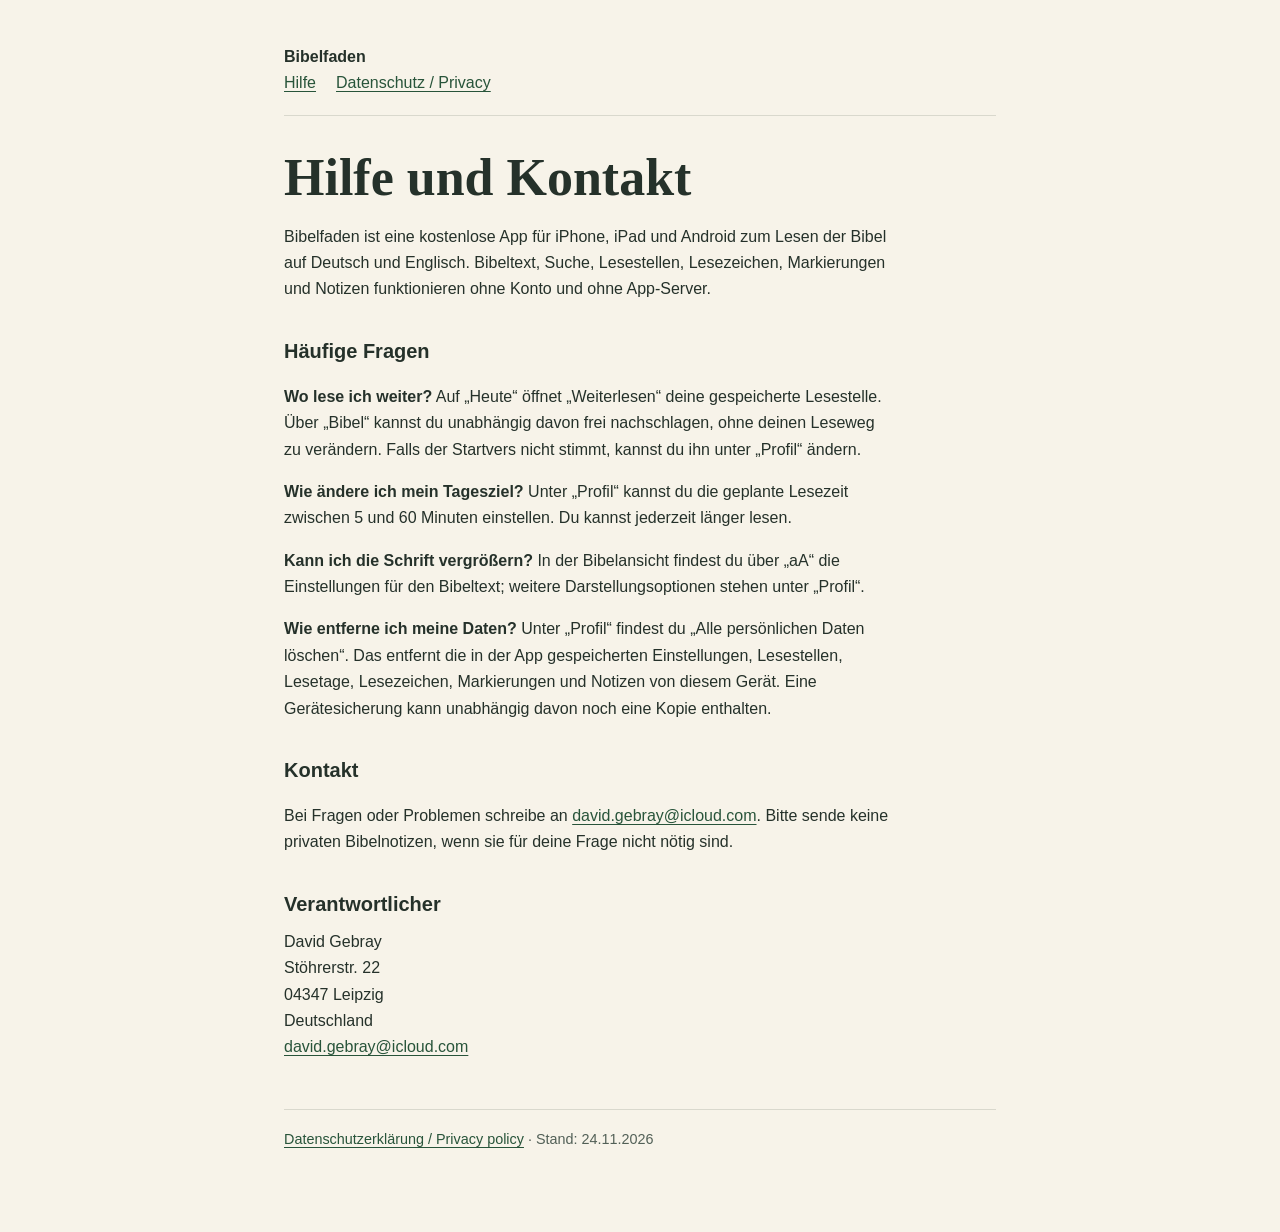
<file: index.html>
<!doctype html>
<html lang="de">
<head>
  <meta charset="utf-8">
  <meta name="viewport" content="width=device-width,initial-scale=1">
  <title>Bibelfaden – Hilfe und Kontakt</title>
  <link rel="stylesheet" href="style.css">
</head>
<body>
<main>
  <header><strong>Bibelfaden</strong><nav aria-label="Seiten"><a href="./">Hilfe</a><a href="datenschutz.html">Datenschutz / Privacy</a></nav></header>
  <h1>Hilfe und Kontakt</h1>
  <p>Bibelfaden ist eine kostenlose App für iPhone, iPad und Android zum Lesen der Bibel auf Deutsch und Englisch. Bibeltext, Suche, Lesestellen, Lesezeichen, Markierungen und Notizen funktionieren ohne Konto und ohne App-Server.</p>
  <h2>Häufige Fragen</h2>
  <p><strong>Wo lese ich weiter?</strong> Auf „Heute“ öffnet „Weiterlesen“ deine gespeicherte Lesestelle. Über „Bibel“ kannst du unabhängig davon frei nachschlagen, ohne deinen Leseweg zu verändern. Falls der Startvers nicht stimmt, kannst du ihn unter „Profil“ ändern.</p>
  <p><strong>Wie ändere ich mein Tagesziel?</strong> Unter „Profil“ kannst du die geplante Lesezeit zwischen 5 und 60 Minuten einstellen. Du kannst jederzeit länger lesen.</p>
  <p><strong>Kann ich die Schrift vergrößern?</strong> In der Bibelansicht findest du über „aA“ die Einstellungen für den Bibeltext; weitere Darstellungsoptionen stehen unter „Profil“.</p>
  <p><strong>Wie entferne ich meine Daten?</strong> Unter „Profil“ findest du „Alle persönlichen Daten löschen“. Das entfernt die in der App gespeicherten Einstellungen, Lesestellen, Lesetage, Lesezeichen, Markierungen und Notizen von diesem Gerät. Eine Gerätesicherung kann unabhängig davon noch eine Kopie enthalten.</p>
  <h2>Kontakt</h2>
  <p>Bei Fragen oder Problemen schreibe an <a href="mailto:david.gebray@icloud.com?subject=Bibelfaden%20Hilfe">david.gebray@icloud.com</a>. Bitte sende keine privaten Bibelnotizen, wenn sie für deine Frage nicht nötig sind.</p>
  <h2>Verantwortlicher</h2>
  <address>David Gebray<br>Stöhrerstr. 22<br>04347 Leipzig<br>Deutschland<br><a href="mailto:david.gebray@icloud.com">david.gebray@icloud.com</a></address>
  <footer><a href="datenschutz.html">Datenschutzerklärung / Privacy policy</a> · Stand: 24.11.2026</footer>
</main>
</body>
</html>
</file>
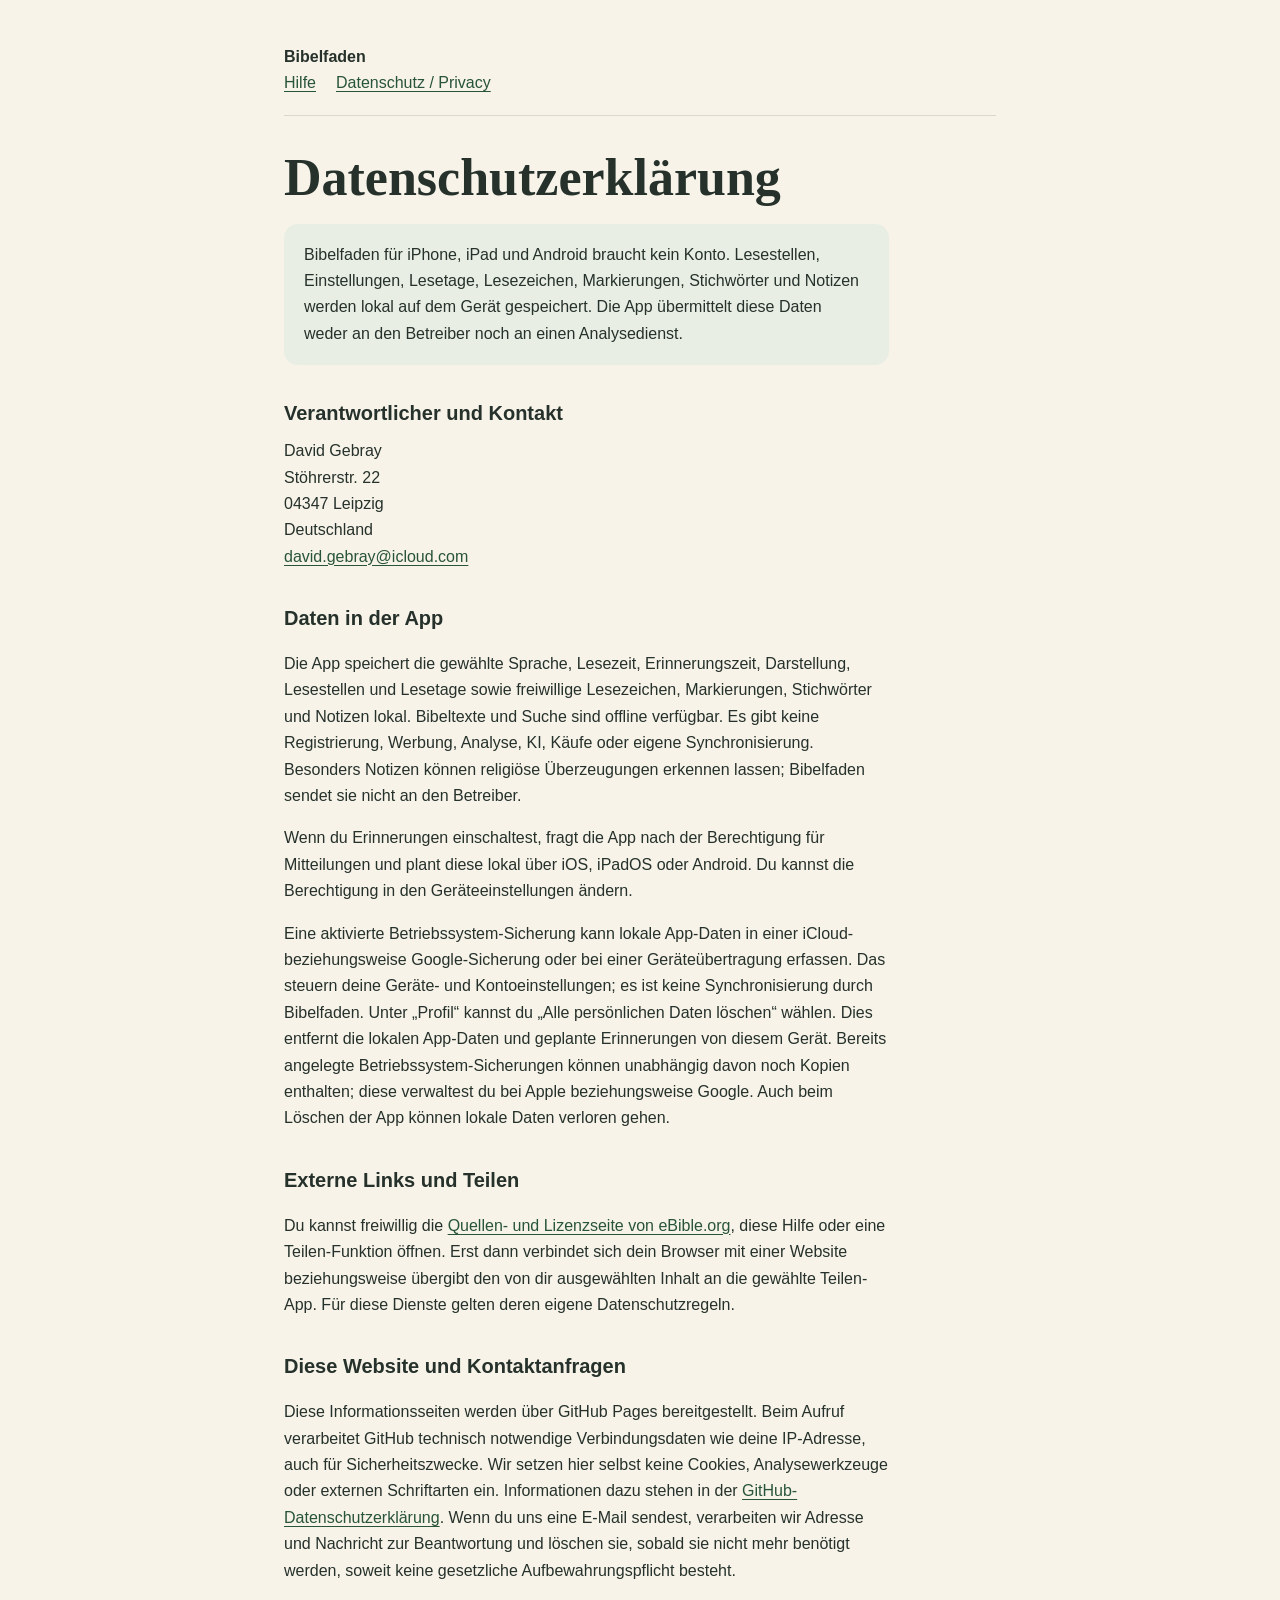
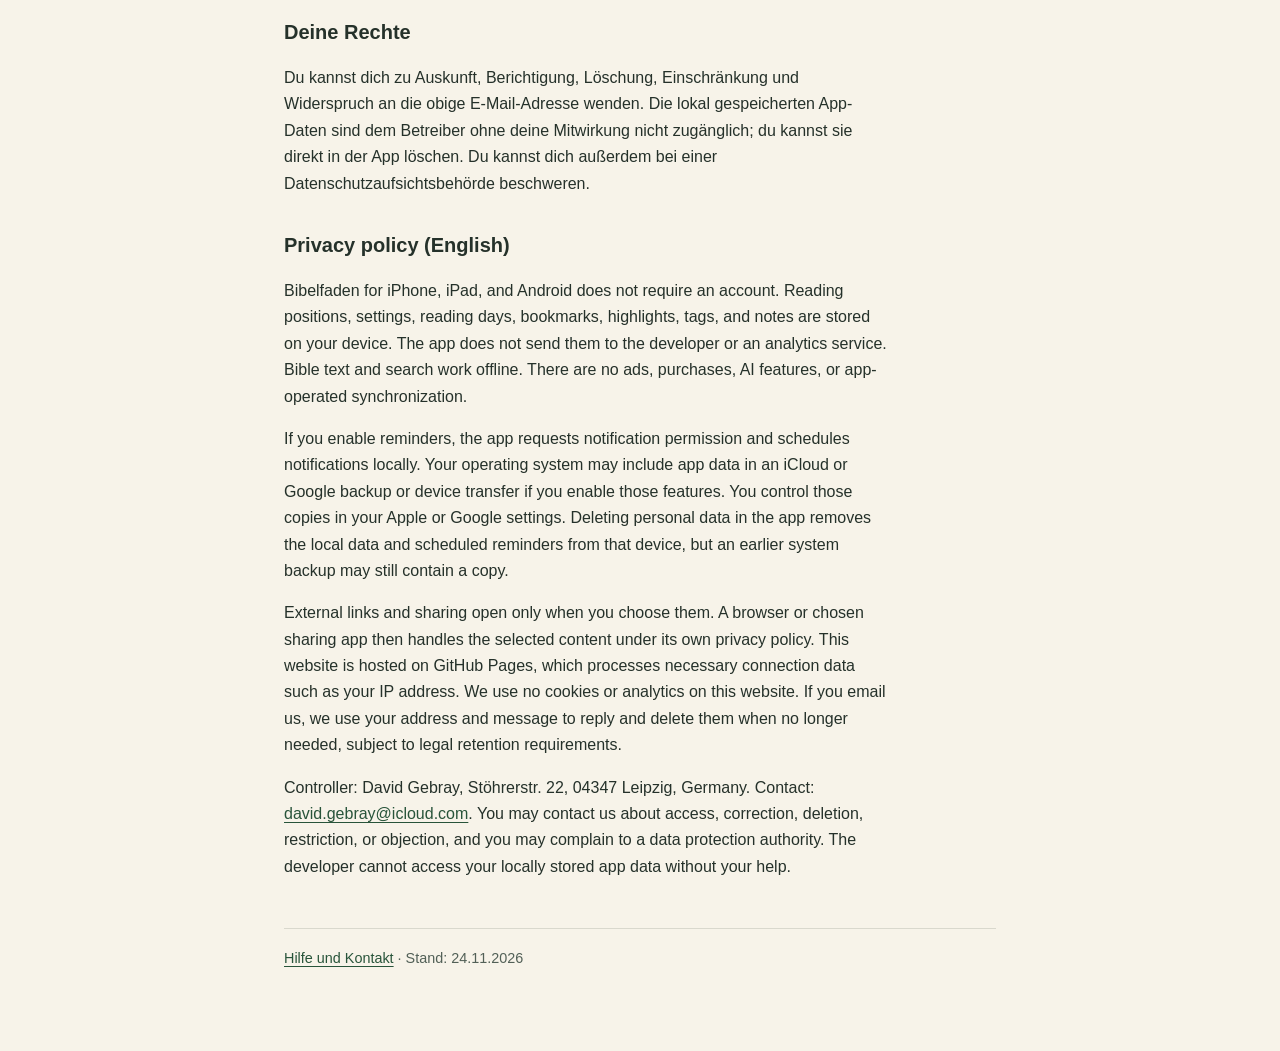
<file: datenschutz.html>
<!doctype html>
<html lang="de">
<head>
  <meta charset="utf-8">
  <meta name="viewport" content="width=device-width,initial-scale=1">
  <title>Bibelfaden – Datenschutz / Privacy</title>
  <link rel="stylesheet" href="style.css">
</head>
<body>
<main>
  <header><strong>Bibelfaden</strong><nav aria-label="Seiten"><a href="./">Hilfe</a><a href="datenschutz.html">Datenschutz / Privacy</a></nav></header>
  <h1>Datenschutzerklärung</h1>
  <p class="note">Bibelfaden für iPhone, iPad und Android braucht kein Konto. Lesestellen, Einstellungen, Lesetage, Lesezeichen, Markierungen, Stichwörter und Notizen werden lokal auf dem Gerät gespeichert. Die App übermittelt diese Daten weder an den Betreiber noch an einen Analysedienst.</p>
  <h2>Verantwortlicher und Kontakt</h2>
  <address>David Gebray<br>Stöhrerstr. 22<br>04347 Leipzig<br>Deutschland<br><a href="mailto:david.gebray@icloud.com">david.gebray@icloud.com</a></address>
  <h2>Daten in der App</h2>
  <p>Die App speichert die gewählte Sprache, Lesezeit, Erinnerungszeit, Darstellung, Lesestellen und Lesetage sowie freiwillige Lesezeichen, Markierungen, Stichwörter und Notizen lokal. Bibeltexte und Suche sind offline verfügbar. Es gibt keine Registrierung, Werbung, Analyse, KI, Käufe oder eigene Synchronisierung. Besonders Notizen können religiöse Überzeugungen erkennen lassen; Bibelfaden sendet sie nicht an den Betreiber.</p>
  <p>Wenn du Erinnerungen einschaltest, fragt die App nach der Berechtigung für Mitteilungen und plant diese lokal über iOS, iPadOS oder Android. Du kannst die Berechtigung in den Geräteeinstellungen ändern.</p>
  <p>Eine aktivierte Betriebssystem-Sicherung kann lokale App-Daten in einer iCloud- beziehungsweise Google-Sicherung oder bei einer Geräteübertragung erfassen. Das steuern deine Geräte- und Kontoeinstellungen; es ist keine Synchronisierung durch Bibelfaden. Unter „Profil“ kannst du „Alle persönlichen Daten löschen“ wählen. Dies entfernt die lokalen App-Daten und geplante Erinnerungen von diesem Gerät. Bereits angelegte Betriebssystem-Sicherungen können unabhängig davon noch Kopien enthalten; diese verwaltest du bei Apple beziehungsweise Google. Auch beim Löschen der App können lokale Daten verloren gehen.</p>
  <h2>Externe Links und Teilen</h2>
  <p>Du kannst freiwillig die <a href="https://ebible.org/deu1951/copyright.htm">Quellen- und Lizenzseite von eBible.org</a>, diese Hilfe oder eine Teilen-Funktion öffnen. Erst dann verbindet sich dein Browser mit einer Website beziehungsweise übergibt den von dir ausgewählten Inhalt an die gewählte Teilen-App. Für diese Dienste gelten deren eigene Datenschutzregeln.</p>
  <h2>Diese Website und Kontaktanfragen</h2>
  <p>Diese Informationsseiten werden über GitHub Pages bereitgestellt. Beim Aufruf verarbeitet GitHub technisch notwendige Verbindungsdaten wie deine IP-Adresse, auch für Sicherheitszwecke. Wir setzen hier selbst keine Cookies, Analysewerkzeuge oder externen Schriftarten ein. Informationen dazu stehen in der <a href="https://docs.github.com/en/site-policy/privacy-policies/github-general-privacy-statement">GitHub-Datenschutzerklärung</a>. Wenn du uns eine E-Mail sendest, verarbeiten wir Adresse und Nachricht zur Beantwortung und löschen sie, sobald sie nicht mehr benötigt werden, soweit keine gesetzliche Aufbewahrungspflicht besteht.</p>
  <h2>Deine Rechte</h2>
  <p>Du kannst dich zu Auskunft, Berichtigung, Löschung, Einschränkung und Widerspruch an die obige E-Mail-Adresse wenden. Die lokal gespeicherten App-Daten sind dem Betreiber ohne deine Mitwirkung nicht zugänglich; du kannst sie direkt in der App löschen. Du kannst dich außerdem bei einer Datenschutzaufsichtsbehörde beschweren.</p>
  <section lang="en" aria-labelledby="privacy-en">
    <h2 id="privacy-en">Privacy policy (English)</h2>
    <p>Bibelfaden for iPhone, iPad, and Android does not require an account. Reading positions, settings, reading days, bookmarks, highlights, tags, and notes are stored on your device. The app does not send them to the developer or an analytics service. Bible text and search work offline. There are no ads, purchases, AI features, or app-operated synchronization.</p>
    <p>If you enable reminders, the app requests notification permission and schedules notifications locally. Your operating system may include app data in an iCloud or Google backup or device transfer if you enable those features. You control those copies in your Apple or Google settings. Deleting personal data in the app removes the local data and scheduled reminders from that device, but an earlier system backup may still contain a copy.</p>
    <p>External links and sharing open only when you choose them. A browser or chosen sharing app then handles the selected content under its own privacy policy. This website is hosted on GitHub Pages, which processes necessary connection data such as your IP address. We use no cookies or analytics on this website. If you email us, we use your address and message to reply and delete them when no longer needed, subject to legal retention requirements.</p>
    <p>Controller: David Gebray, Stöhrerstr. 22, 04347 Leipzig, Germany. Contact: <a href="mailto:david.gebray@icloud.com">david.gebray@icloud.com</a>. You may contact us about access, correction, deletion, restriction, or objection, and you may complain to a data protection authority. The developer cannot access your locally stored app data without your help.</p>
  </section>
  <footer><a href="./">Hilfe und Kontakt</a> · Stand: 24.11.2026</footer>
</main>
</body>
</html>
</file>
<file: style.css>
:root{color-scheme:light;font-family:-apple-system,BlinkMacSystemFont,"Segoe UI",sans-serif;color:#25312a;background:#f7f3e9}*{box-sizing:border-box}body{margin:0;line-height:1.65}main{max-width:760px;margin:0 auto;padding:44px 24px 80px}header{border-bottom:1px solid #d9d8cd;margin-bottom:32px;padding-bottom:18px}nav{display:flex;gap:20px;flex-wrap:wrap}h1{font-family:Georgia,serif;font-size:clamp(2rem,5vw,3.25rem);line-height:1.15;margin:28px 0 14px}h2{font-size:1.25rem;margin:32px 0 8px}p,li{max-width:68ch}a{color:#28543a;text-underline-offset:3px}address{font-style:normal}.note{background:#e8eee4;border-radius:14px;padding:18px 20px}footer{border-top:1px solid #d9d8cd;margin-top:48px;padding-top:18px;color:#526057;font-size:.9rem}
</file>
